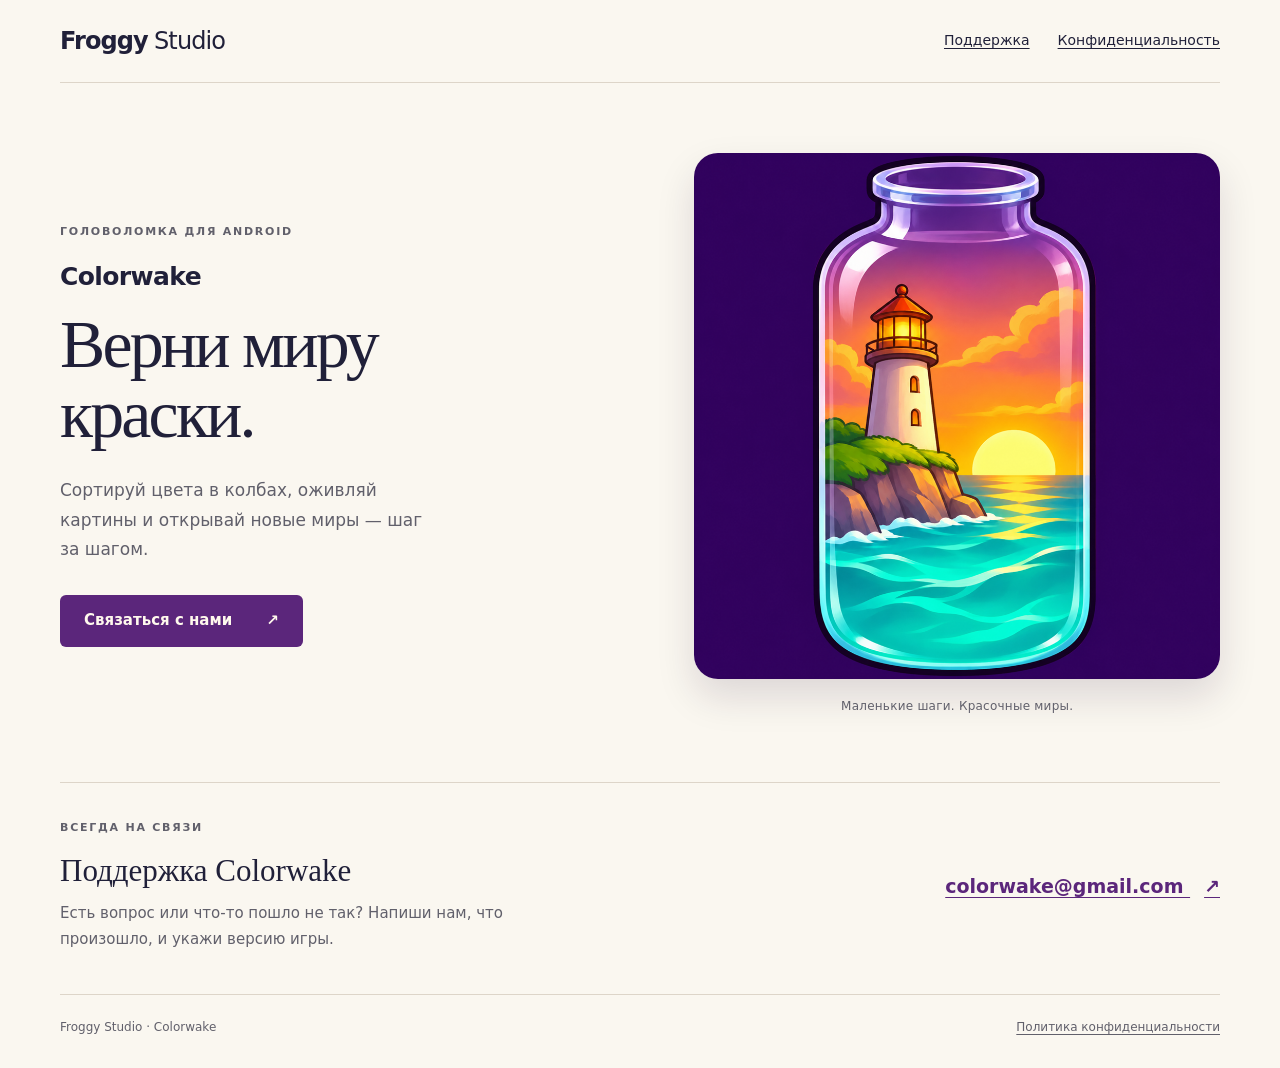
<file: index.html>
<!doctype html>
<html lang="ru">
<head>
  <meta charset="utf-8">
  <meta name="viewport" content="width=device-width, initial-scale=1">
  <meta name="description" content="Froggy Studio — разработчик Colorwake. Сортируйте цвета, возвращайте краски картинам и открывайте новые миры.">
  <meta name="referrer" content="no-referrer">
  <meta http-equiv="Content-Security-Policy" content="default-src 'none'; img-src 'self'; style-src 'self'; base-uri 'none'; form-action 'none'">
  <title>Froggy Studio — Colorwake</title>
  <link rel="icon" type="image/png" href="assets/colorwake.png">
  <link rel="stylesheet" href="assets/site.css">
</head>
<body class="home">
  <a class="skip-link" href="#main">К содержимому</a>
  <header class="site-header wrap">
    <a class="brand" href="index.html" aria-label="Froggy Studio — главная">Froggy<span>Studio</span></a>
    <nav aria-label="Основная навигация">
      <a href="#support">Поддержка</a>
      <a href="privacy/index.html">Конфиденциальность</a>
    </nav>
  </header>
  <main id="main">
    <section class="hero wrap" aria-labelledby="game-title">
      <div class="hero-copy">
        <p class="eyebrow">Головоломка для Android</p>
        <h1 id="game-title">Colorwake</h1>
        <p class="headline">Верни миру<br>краски.</p>
        <p class="intro">Сортируй цвета в колбах, оживляй картины и открывай новые миры — шаг за шагом.</p>
        <a class="button" href="#support">Связаться с нами <span aria-hidden="true">↗</span></a>
      </div>
      <figure class="game-art">
        <img src="assets/colorwake.png" alt="Иконка Colorwake: маяк на закате внутри стеклянной колбы" width="1024" height="1024" fetchpriority="high">
        <figcaption>Маленькие шаги. Красочные миры.</figcaption>
      </figure>
    </section>
    <section id="support" class="support wrap" aria-labelledby="support-title">
      <div>
        <p class="eyebrow">Всегда на связи</p>
        <h2 id="support-title">Поддержка Colorwake</h2>
        <p>Есть вопрос или что-то пошло не так? Напиши нам, что произошло, и укажи версию игры.</p>
      </div>
      <a class="email" href="mailto:colorwake@gmail.com">colorwake@gmail.com <span aria-hidden="true">↗</span></a>
    </section>
  </main>
  <footer class="site-footer wrap">
    <span>Froggy Studio · Colorwake</span>
    <a href="privacy/index.html">Политика конфиденциальности</a>
  </footer>
</body>
</html>
</file>
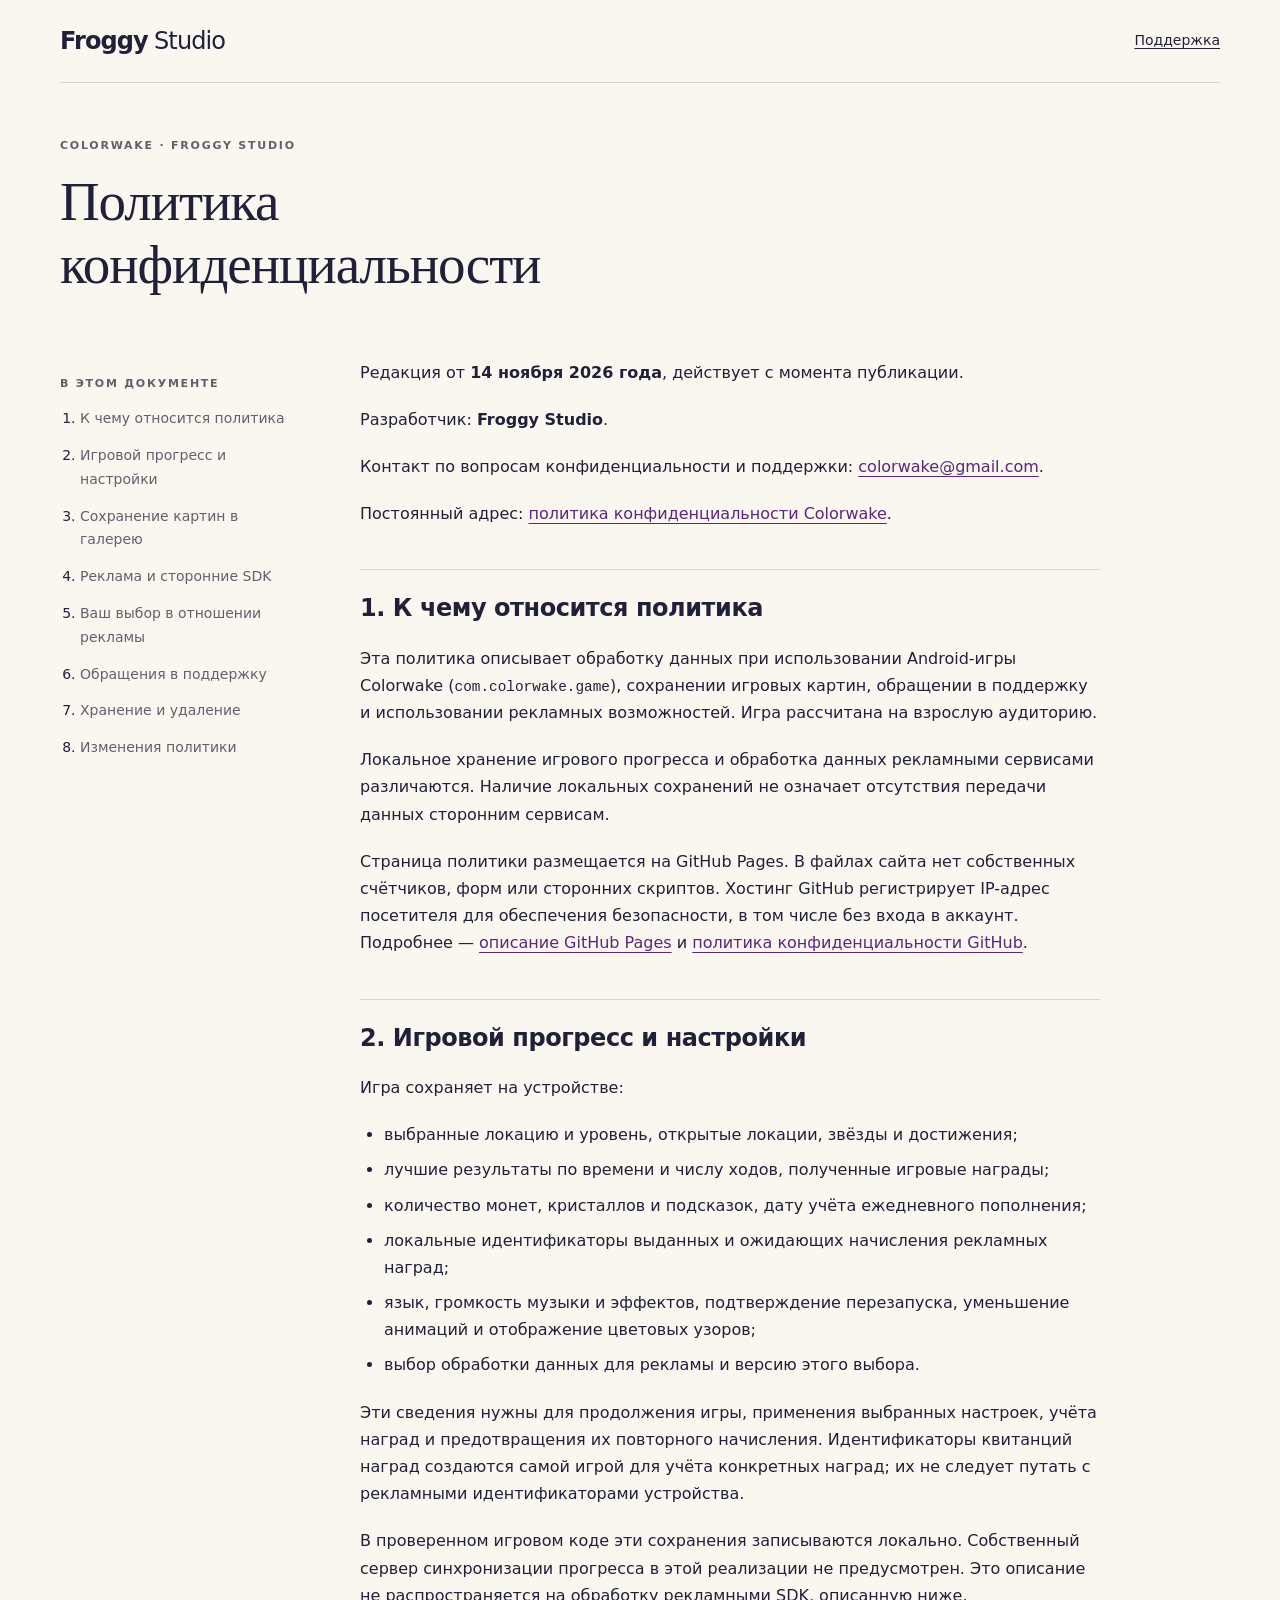
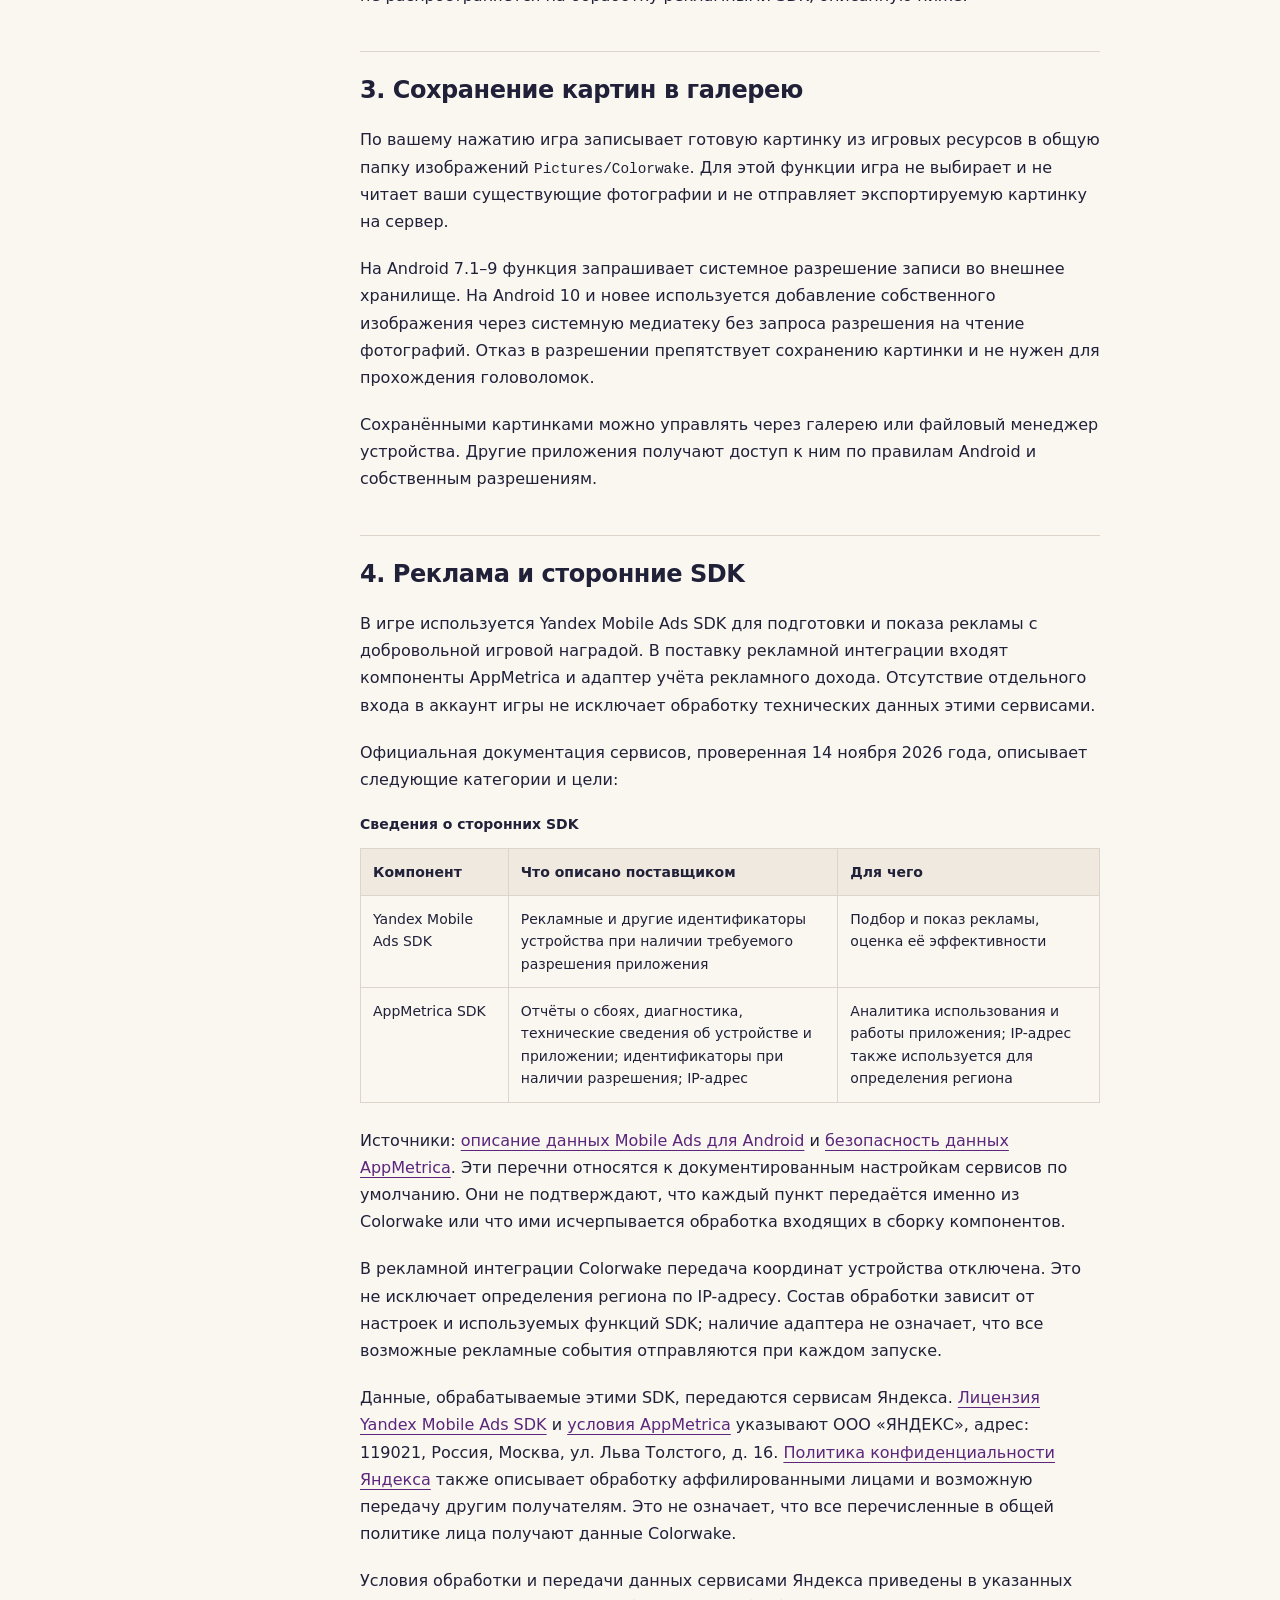
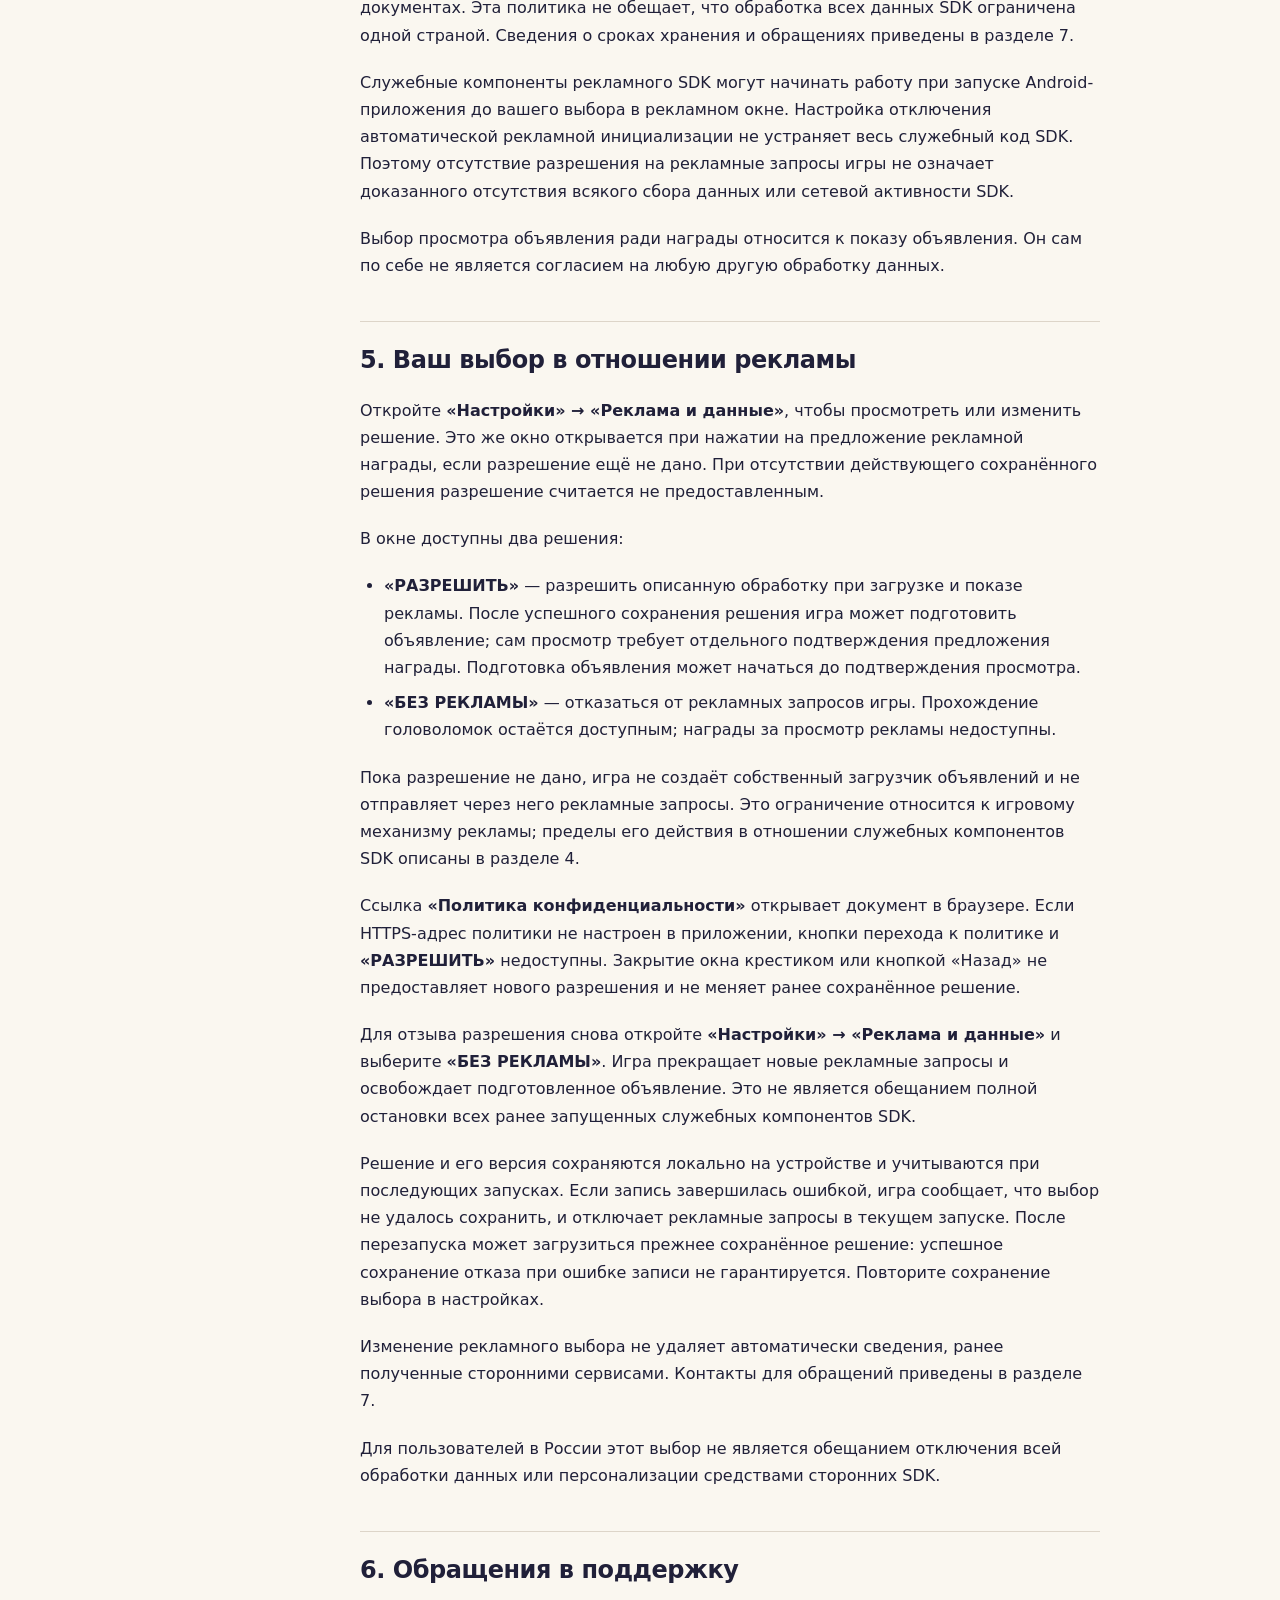
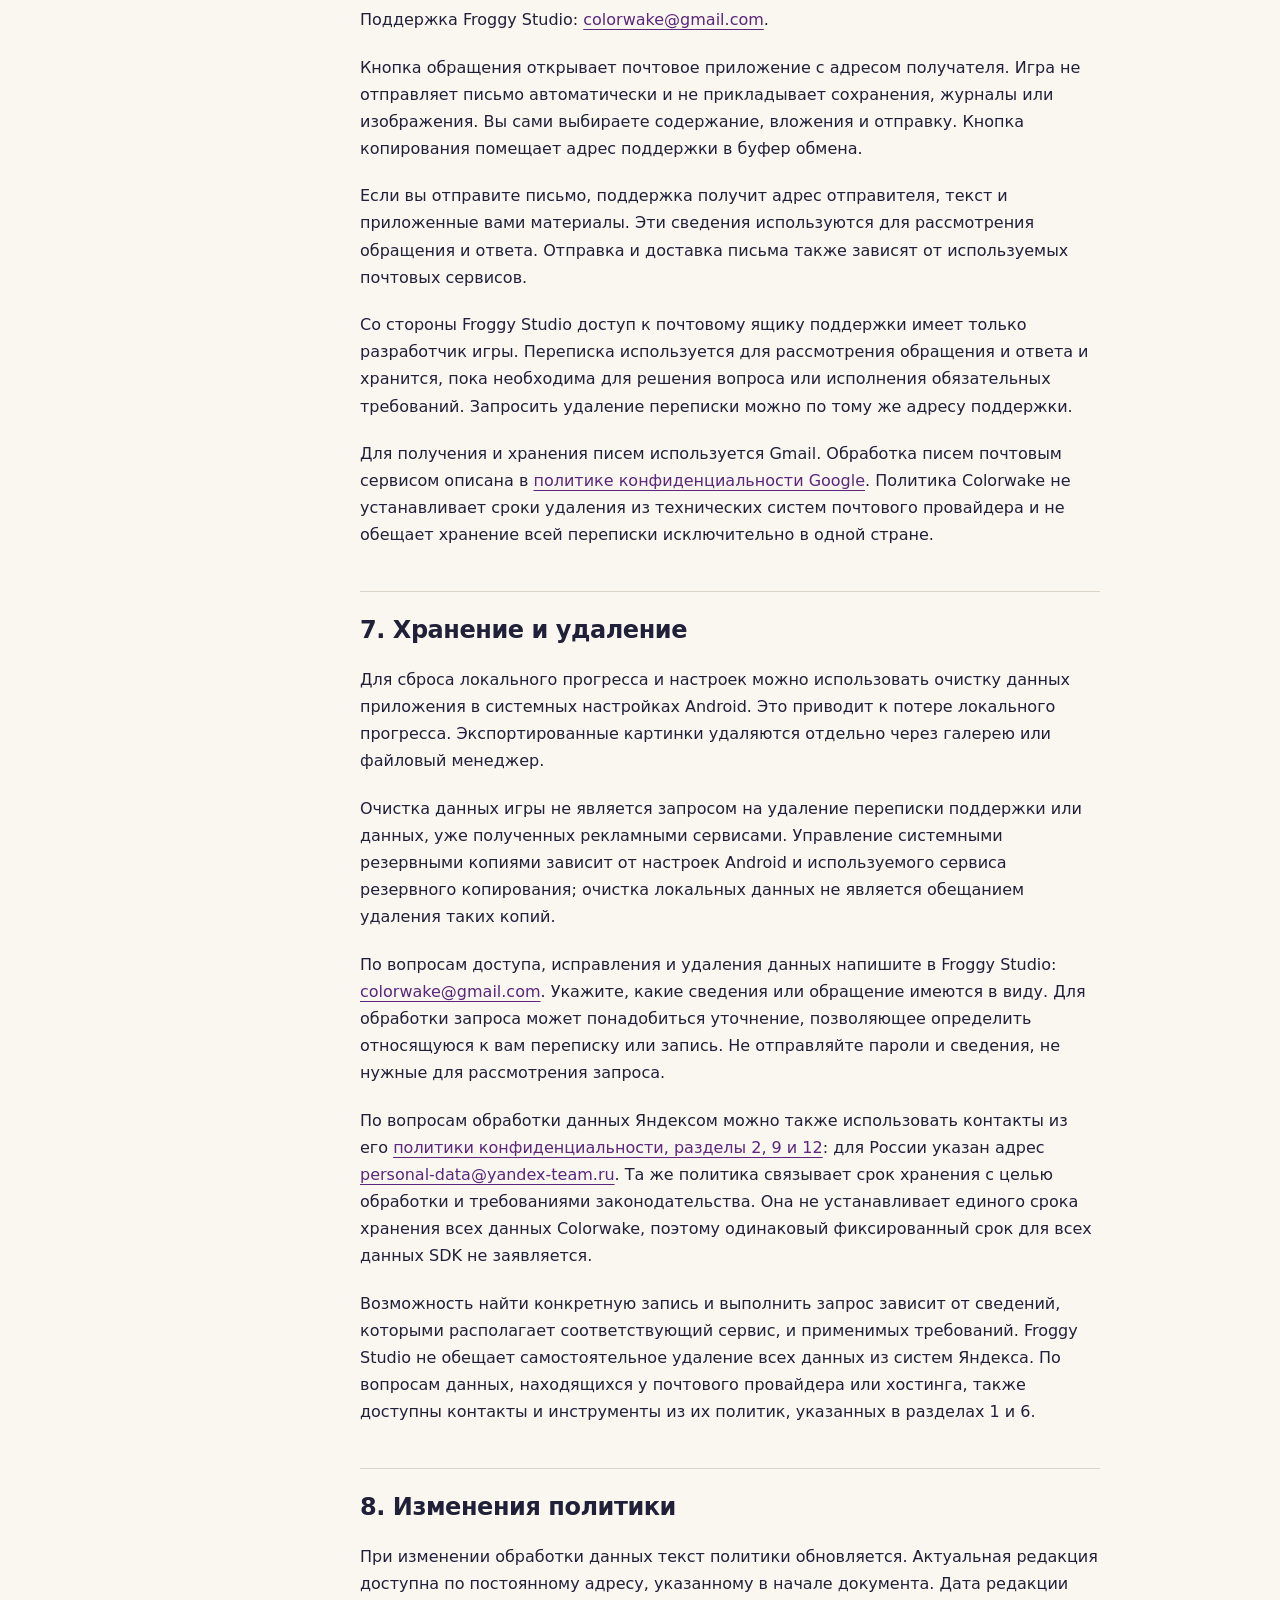
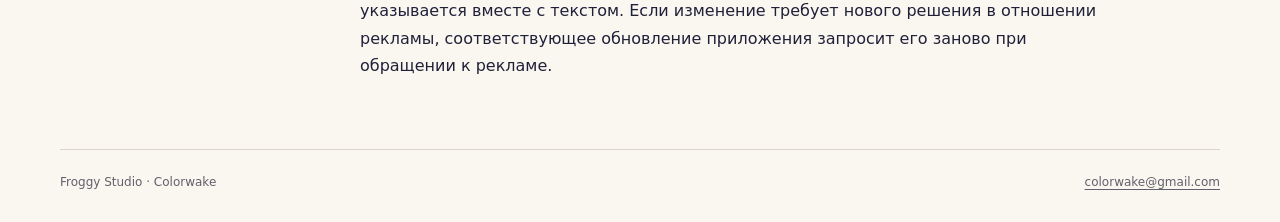
<file: privacy/index.html>
<!doctype html>
<html lang="ru">
<head>
  <meta charset="utf-8">
  <meta name="viewport" content="width=device-width, initial-scale=1">
  <meta name="description" content="Политика конфиденциальности Colorwake: игровой прогресс, реклама, поддержка и управление данными.">
  <meta name="robots" content="noindex, nofollow">
  <meta name="referrer" content="no-referrer">
  <meta http-equiv="Content-Security-Policy" content="default-src 'none'; img-src 'self'; style-src 'self' 'unsafe-inline'; base-uri 'none'; form-action 'none'">
  <title>Конфиденциальность Colorwake — Froggy Studio</title>
  <link rel="stylesheet" href="../assets/site.css">
</head>
<body class="policy-page">
  <a class="skip-link" href="#main">К содержимому</a>
  <header class="site-header wrap">
    <a class="brand" href="../index.html">Froggy<span>Studio</span></a>
    <nav aria-label="Основная навигация"><a href="mailto:colorwake@gmail.com">Поддержка</a></nav>
  </header>
  <main id="main" class="policy wrap">
    <div class="policy-title">
      <p class="eyebrow">Colorwake · Froggy Studio</p>
      <h1>Политика<br>конфиденциальности</h1>

    </div>
    <div class="policy-layout">
      <nav class="contents" aria-label="Содержание политики">
        <p class="eyebrow">В этом документе</p>
        <ol><li><a href="#scope">К чему относится политика</a></li><li><a href="#local">Игровой прогресс и настройки</a></li><li><a href="#images">Сохранение картин в галерею</a></li><li><a href="#advertising">Реклама и сторонние SDK</a></li><li><a href="#choice">Ваш выбор в отношении рекламы</a></li><li><a href="#support">Обращения в поддержку</a></li><li><a href="#retention">Хранение и удаление</a></li><li><a href="#changes">Изменения политики</a></li></ol>
      </nav>
      <article class="policy-text" aria-label="Текст политики">
        <p>Редакция от <strong>14 ноября 2026 года</strong>, действует с момента публикации.</p>
<p>Разработчик: <strong>Froggy Studio</strong>.</p>
<p>Контакт по вопросам конфиденциальности и поддержки: <a href="mailto:colorwake@gmail.com">colorwake@gmail.com</a>.</p>
<p>Постоянный адрес: <a href="https://froggy-studio-dev.github.io/privacy/">политика конфиденциальности Colorwake</a>.</p>
<h2 id="scope">1. К чему относится политика</h2>
<p>Эта политика описывает обработку данных при использовании Android-игры Colorwake (<code>com.colorwake.game</code>), сохранении игровых картин, обращении в поддержку и использовании рекламных возможностей. Игра рассчитана на взрослую аудиторию.</p>
<p>Локальное хранение игрового прогресса и обработка данных рекламными сервисами различаются. Наличие локальных сохранений не означает отсутствия передачи данных сторонним сервисам.</p>
<p>Страница политики размещается на GitHub Pages. В файлах сайта нет собственных счётчиков, форм или сторонних скриптов. Хостинг GitHub регистрирует IP-адрес посетителя для обеспечения безопасности, в том числе без входа в аккаунт. Подробнее — <a href="https://docs.github.com/en/pages/getting-started-with-github-pages/what-is-github-pages#data-collection">описание GitHub Pages</a> и <a href="https://docs.github.com/en/site-policy/privacy-policies/github-general-privacy-statement">политика конфиденциальности GitHub</a>.</p>
<h2 id="local">2. Игровой прогресс и настройки</h2>
<p>Игра сохраняет на устройстве:</p>
<ul><li>выбранные локацию и уровень, открытые локации, звёзды и достижения;</li><li>лучшие результаты по времени и числу ходов, полученные игровые награды;</li><li>количество монет, кристаллов и подсказок, дату учёта ежедневного пополнения;</li><li>локальные идентификаторы выданных и ожидающих начисления рекламных наград;</li><li>язык, громкость музыки и эффектов, подтверждение перезапуска,   уменьшение анимаций и отображение цветовых узоров;</li><li>выбор обработки данных для рекламы и версию этого выбора.</li></ul>
<p>Эти сведения нужны для продолжения игры, применения выбранных настроек, учёта наград и предотвращения их повторного начисления. Идентификаторы квитанций наград создаются самой игрой для учёта конкретных наград; их не следует путать с рекламными идентификаторами устройства.</p>
<p>В проверенном игровом коде эти сохранения записываются локально. Собственный сервер синхронизации прогресса в этой реализации не предусмотрен. Это описание не распространяется на обработку рекламными SDK, описанную ниже.</p>
<h2 id="images">3. Сохранение картин в галерею</h2>
<p>По вашему нажатию игра записывает готовую картинку из игровых ресурсов в общую папку изображений <code>Pictures/Colorwake</code>. Для этой функции игра не выбирает и не читает ваши существующие фотографии и не отправляет экспортируемую картинку на сервер.</p>
<p>На Android 7.1–9 функция запрашивает системное разрешение записи во внешнее хранилище. На Android 10 и новее используется добавление собственного изображения через системную медиатеку без запроса разрешения на чтение фотографий. Отказ в разрешении препятствует сохранению картинки и не нужен для прохождения головоломок.</p>
<p>Сохранёнными картинками можно управлять через галерею или файловый менеджер устройства. Другие приложения получают доступ к ним по правилам Android и собственным разрешениям.</p>
<h2 id="advertising">4. Реклама и сторонние SDK</h2>
<p>В игре используется Yandex Mobile Ads SDK для подготовки и показа рекламы с добровольной игровой наградой. В поставку рекламной интеграции входят компоненты AppMetrica и адаптер учёта рекламного дохода. Отсутствие отдельного входа в аккаунт игры не исключает обработку технических данных этими сервисами.</p>
<p>Официальная документация сервисов, проверенная 14 ноября 2026 года, описывает следующие категории и цели:</p>
<div class="table-scroll" role="region" aria-label="Сведения о сторонних SDK" tabindex="0"><table><caption>Сведения о сторонних SDK</caption><thead><tr><th scope="col">Компонент</th><th scope="col">Что описано поставщиком</th><th scope="col">Для чего</th></tr></thead><tbody><tr><td>Yandex Mobile Ads SDK</td><td>Рекламные и другие идентификаторы устройства при наличии требуемого разрешения приложения</td><td>Подбор и показ рекламы, оценка её эффективности</td></tr><tr><td>AppMetrica SDK</td><td>Отчёты о сбоях, диагностика, технические сведения об устройстве и приложении; идентификаторы при наличии разрешения; IP-адрес</td><td>Аналитика использования и работы приложения; IP-адрес также используется для определения региона</td></tr></tbody></table></div>
<p>Источники: <a href="https://ads.yandex.com/helpcenter/ru/dev/android/app-privacy-android">описание данных Mobile Ads для Android</a> и <a href="https://appmetrica.yandex.ru/docs/ru/new-users/data-security">безопасность данных AppMetrica</a>. Эти перечни относятся к документированным настройкам сервисов по умолчанию. Они не подтверждают, что каждый пункт передаётся именно из Colorwake или что ими исчерпывается обработка входящих в сборку компонентов.</p>
<p>В рекламной интеграции Colorwake передача координат устройства отключена. Это не исключает определения региона по IP-адресу. Состав обработки зависит от настроек и используемых функций SDK; наличие адаптера не означает, что все возможные рекламные события отправляются при каждом запуске.</p>
<p>Данные, обрабатываемые этими SDK, передаются сервисам Яндекса. <a href="https://yandex.ru/legal/mobileads_sdk_agreement/ru/">Лицензия Yandex Mobile Ads SDK</a> и <a href="https://yandex.ru/legal/metrica_termsofuse/ru/">условия AppMetrica</a> указывают ООО «ЯНДЕКС», адрес: 119021, Россия, Москва, ул. Льва Толстого, д. 16. <a href="https://yandex.ru/legal/confidential/ru/">Политика конфиденциальности Яндекса</a> также описывает обработку аффилированными лицами и возможную передачу другим получателям. Это не означает, что все перечисленные в общей политике лица получают данные Colorwake.</p>
<p>Условия обработки и передачи данных сервисами Яндекса приведены в указанных документах. Эта политика не обещает, что обработка всех данных SDK ограничена одной страной. Сведения о сроках хранения и обращениях приведены в разделе 7.</p>
<p>Служебные компоненты рекламного SDK могут начинать работу при запуске Android-приложения до вашего выбора в рекламном окне. Настройка отключения автоматической рекламной инициализации не устраняет весь служебный код SDK. Поэтому отсутствие разрешения на рекламные запросы игры не означает доказанного отсутствия всякого сбора данных или сетевой активности SDK.</p>
<p>Выбор просмотра объявления ради награды относится к показу объявления. Он сам по себе не является согласием на любую другую обработку данных.</p>
<h2 id="choice">5. Ваш выбор в отношении рекламы</h2>
<p>Откройте <strong>«Настройки» → «Реклама и данные»</strong>, чтобы просмотреть или изменить решение. Это же окно открывается при нажатии на предложение рекламной награды, если разрешение ещё не дано. При отсутствии действующего сохранённого решения разрешение считается не предоставленным.</p>
<p>В окне доступны два решения:</p>
<ul><li><strong>«РАЗРЕШИТЬ»</strong> — разрешить описанную обработку при загрузке и показе   рекламы. После успешного сохранения решения игра может подготовить   объявление; сам просмотр требует отдельного подтверждения предложения   награды. Подготовка объявления может начаться до подтверждения просмотра.</li><li><strong>«БЕЗ РЕКЛАМЫ»</strong> — отказаться от рекламных запросов игры. Прохождение   головоломок остаётся доступным; награды за просмотр рекламы недоступны.</li></ul>
<p>Пока разрешение не дано, игра не создаёт собственный загрузчик объявлений и не отправляет через него рекламные запросы. Это ограничение относится к игровому механизму рекламы; пределы его действия в отношении служебных компонентов SDK описаны в разделе 4.</p>
<p>Ссылка <strong>«Политика конфиденциальности»</strong> открывает документ в браузере. Если HTTPS-адрес политики не настроен в приложении, кнопки перехода к политике и <strong>«РАЗРЕШИТЬ»</strong> недоступны. Закрытие окна крестиком или кнопкой «Назад» не предоставляет нового разрешения и не меняет ранее сохранённое решение.</p>
<p>Для отзыва разрешения снова откройте <strong>«Настройки» → «Реклама и данные»</strong> и выберите <strong>«БЕЗ РЕКЛАМЫ»</strong>. Игра прекращает новые рекламные запросы и освобождает подготовленное объявление. Это не является обещанием полной остановки всех ранее запущенных служебных компонентов SDK.</p>
<p>Решение и его версия сохраняются локально на устройстве и учитываются при последующих запусках. Если запись завершилась ошибкой, игра сообщает, что выбор не удалось сохранить, и отключает рекламные запросы в текущем запуске. После перезапуска может загрузиться прежнее сохранённое решение: успешное сохранение отказа при ошибке записи не гарантируется. Повторите сохранение выбора в настройках.</p>
<p>Изменение рекламного выбора не удаляет автоматически сведения, ранее полученные сторонними сервисами. Контакты для обращений приведены в разделе 7.</p>
<p>Для пользователей в России этот выбор не является обещанием отключения всей обработки данных или персонализации средствами сторонних SDK.</p>
<h2 id="support">6. Обращения в поддержку</h2>
<p>Поддержка Froggy Studio: <a href="mailto:colorwake@gmail.com">colorwake@gmail.com</a>.</p>
<p>Кнопка обращения открывает почтовое приложение с адресом получателя. Игра не отправляет письмо автоматически и не прикладывает сохранения, журналы или изображения. Вы сами выбираете содержание, вложения и отправку. Кнопка копирования помещает адрес поддержки в буфер обмена.</p>
<p>Если вы отправите письмо, поддержка получит адрес отправителя, текст и приложенные вами материалы. Эти сведения используются для рассмотрения обращения и ответа. Отправка и доставка письма также зависят от используемых почтовых сервисов.</p>
<p>Со стороны Froggy Studio доступ к почтовому ящику поддержки имеет только разработчик игры. Переписка используется для рассмотрения обращения и ответа и хранится, пока необходима для решения вопроса или исполнения обязательных требований. Запросить удаление переписки можно по тому же адресу поддержки.</p>
<p>Для получения и хранения писем используется Gmail. Обработка писем почтовым сервисом описана в <a href="https://policies.google.com/privacy?hl=ru">политике конфиденциальности Google</a>. Политика Colorwake не устанавливает сроки удаления из технических систем почтового провайдера и не обещает хранение всей переписки исключительно в одной стране.</p>
<h2 id="retention">7. Хранение и удаление</h2>
<p>Для сброса локального прогресса и настроек можно использовать очистку данных приложения в системных настройках Android. Это приводит к потере локального прогресса. Экспортированные картинки удаляются отдельно через галерею или файловый менеджер.</p>
<p>Очистка данных игры не является запросом на удаление переписки поддержки или данных, уже полученных рекламными сервисами. Управление системными резервными копиями зависит от настроек Android и используемого сервиса резервного копирования; очистка локальных данных не является обещанием удаления таких копий.</p>
<p>По вопросам доступа, исправления и удаления данных напишите в Froggy Studio: <a href="mailto:colorwake@gmail.com">colorwake@gmail.com</a>. Укажите, какие сведения или обращение имеются в виду. Для обработки запроса может понадобиться уточнение, позволяющее определить относящуюся к вам переписку или запись. Не отправляйте пароли и сведения, не нужные для рассмотрения запроса.</p>
<p>По вопросам обработки данных Яндексом можно также использовать контакты из его <a href="https://yandex.ru/legal/confidential/ru/">политики конфиденциальности, разделы 2, 9 и 12</a>: для России указан адрес <a href="mailto:personal-data@yandex-team.ru">personal-data@yandex-team.ru</a>. Та же политика связывает срок хранения с целью обработки и требованиями законодательства. Она не устанавливает единого срока хранения всех данных Colorwake, поэтому одинаковый фиксированный срок для всех данных SDK не заявляется.</p>
<p>Возможность найти конкретную запись и выполнить запрос зависит от сведений, которыми располагает соответствующий сервис, и применимых требований. Froggy Studio не обещает самостоятельное удаление всех данных из систем Яндекса. По вопросам данных, находящихся у почтового провайдера или хостинга, также доступны контакты и инструменты из их политик, указанных в разделах 1 и 6.</p>
<h2 id="changes">8. Изменения политики</h2>
<p>При изменении обработки данных текст политики обновляется. Актуальная редакция доступна по постоянному адресу, указанному в начале документа. Дата редакции указывается вместе с текстом. Если изменение требует нового решения в отношении рекламы, соответствующее обновление приложения запросит его заново при обращении к рекламе.</p>
      </article>
    </div>
  </main>
  <footer class="site-footer wrap"><span>Froggy Studio · Colorwake</span><a href="mailto:colorwake@gmail.com">colorwake@gmail.com</a></footer>
</body>
</html>
</file>
<file: assets/site.css>
:root {
  color-scheme: light;
  --paper: #faf7f0;
  --ink: #202039;
  --muted: #61606b;
  --purple: #5b267b;
  --line: #ddd5c9;
}
* { box-sizing: border-box; }
html { scroll-padding-top: 24px; }
body { margin: 0; background: var(--paper); color: var(--ink); font: 17px/1.7 system-ui, -apple-system, "Segoe UI", sans-serif; }
a { color: var(--purple); text-underline-offset: .22em; }
a:hover { text-decoration-thickness: 2px; }
a:focus-visible { outline: 3px solid #9c5cd1; outline-offset: 6px; border-radius: 2px; }
img { display: block; max-width: 100%; height: auto; }
.wrap { width: min(1160px, calc(100% - 96px)); margin-inline: auto; }
.skip-link { position: absolute; left: 20px; top: -100px; padding: 10px 20px; background: white; z-index: 2; }
.skip-link:focus { top: 12px; }
.site-header { display: flex; align-items: center; justify-content: space-between; gap: 24px; padding-block: 28px; border-bottom: 1px solid var(--line); }
.brand { font-size: 24px; line-height: 1.1; font-weight: 800; letter-spacing: -.9px; color: var(--ink); text-decoration: none; white-space: nowrap; }
.brand span { margin-left: .26em; font-weight: 400; }
.site-header nav { display: flex; flex-wrap: wrap; gap: 12px 28px; font-size: 14px; }
.site-header nav a { color: var(--ink); }
.eyebrow { text-transform: uppercase; font-size: 11px; letter-spacing: .16em; font-weight: 700; color: var(--muted); margin: 0 0 14px; }
.hero { display: grid; grid-template-columns: 1.07fr 1fr; align-items: center; gap: 72px; padding-block: 70px 66px; }
.hero h1 { margin: 0 0 12px; font-size: 25px; font-weight: 600; letter-spacing: -.6px; }
.headline { margin: 0; font: 500 clamp(50px, 5.3vw, 76px)/1.03 Georgia, "Times New Roman", serif; letter-spacing: -2.8px; }
.intro { max-width: 380px; margin: 26px 0 30px; color: var(--muted); line-height: 1.75; }
.button { display: inline-flex; gap: 34px; align-items: center; padding: 13px 24px; background: var(--purple); border-radius: 6px; color: #fff9ed; font-size: 15px; font-weight: 600; text-decoration: none; }
.button:hover { background: #43205c; }
.game-art { margin: 0; }
.game-art img { border-radius: 24px; box-shadow: 0 18px 38px #27113122; }
.game-art figcaption { margin-top: 17px; text-align: center; color: var(--muted); font-size: 12px; letter-spacing: .02em; }
.support { display: grid; grid-template-columns: 1fr auto; align-items: center; gap: 36px; padding-block: 36px 42px; border-top: 1px solid var(--line); }
.support h2 { font: 500 31px/1.2 Georgia, "Times New Roman", serif; margin: 0 0 12px; }
.support p:not(.eyebrow) { max-width: 510px; color: var(--muted); font-size: 15px; margin: 0; }
.email { font-size: 19px; font-weight: 600; overflow-wrap: anywhere; }
.email span { margin-left: 14px; }
.site-footer { display: flex; flex-wrap: wrap; justify-content: space-between; gap: 12px 30px; border-top: 1px solid var(--line); padding-block: 22px 30px; font-size: 12px; color: var(--muted); }
.site-footer a { color: inherit; }
.policy-title { padding-block: 54px 34px; }
.policy h1 { font: 500 clamp(31px, 4.7vw, 55px)/1.15 Georgia, "Times New Roman", serif; letter-spacing: -1.1px; margin: 0 0 28px; overflow-wrap: anywhere; }
.draft-note { border-left: 3px solid #b2701e; background: #f3eadb; padding: 16px 22px; color: #62431e; font-size: 14px; max-width: 800px; }
.policy-layout { display: grid; grid-template-columns: 230px minmax(0, 740px); gap: 70px; padding-bottom: 50px; }
.contents { align-self: start; position: sticky; top: 24px; padding: 16px 0; font-size: 14px; }
.contents ol { margin: 0; padding-left: 20px; }
.contents li { margin-bottom: 13px; }
.contents a { color: var(--muted); text-decoration: none; }
.contents a:hover { color: var(--purple); text-decoration: underline; }
.policy-text { min-width: 0; overflow-wrap: anywhere; font-size: 16px; }
.policy-text p { margin: 0 0 20px; }
.policy-text h2 { font-size: 24px; line-height: 1.35; margin: 42px 0 20px; padding-top: 22px; border-top: 1px solid var(--line); letter-spacing: -.45px; }
.policy-text ul { padding-left: 24px; margin: 0 0 20px; }
.policy-text li { margin-block: 8px; }
.policy-text code { font: .9em/1.6 Consolas, monospace; }
.table-scroll { max-width: 100%; overflow-x: auto; margin-bottom: 24px; }
.table-scroll:focus-visible { outline: 3px solid #9c5cd1; outline-offset: 3px; }
.policy-text table { border-collapse: collapse; min-width: 550px; width: 100%; font-size: 14px; line-height: 1.6; }
.policy-text caption { text-align: left; padding-bottom: 12px; font-weight: 600; }
.policy-text th, .policy-text td { text-align: left; vertical-align: top; padding: 12px; border: 1px solid var(--line); }
.policy-text th { background: #f0e9df; }
.policy-text th:first-child { min-width: 130px; width: 20%; }
.policy-text .pending { display: block; padding: 13px 17px; border: 1px dashed #b2701e; background: #f3eadb; color: #62431e; font-size: 13px; font-weight: 500; }
@media (max-width: 960px) {
  .wrap { width: calc(100% - 64px); }
  .hero { gap: 38px; padding-block: 52px; }
  .headline { font-size: 55px; }
  .support { grid-template-columns: 1fr; gap: 20px; }
  .policy-layout { grid-template-columns: 190px minmax(0, 1fr); gap: 32px; }
}
@media (max-width: 640px) {
  .wrap { width: calc(100% - 40px); }
  .site-header { align-items: start; padding-block: 22px; gap: 12px; }
  .brand { font-size: 21px; }
  .site-header nav { justify-content: end; gap: 4px; font-size: 12px; }
  .home .site-header nav { flex-direction: column; align-items: end; }
  .hero { grid-template-columns: 1fr; gap: 34px; padding-block: 38px; }
  .hero-copy { max-width: 440px; }
  .headline { font-size: clamp(46px, 13vw, 65px); letter-spacing: -1.8px; }
  .intro { margin: 20px 0 24px; font-size: 16px; }
  .game-art { max-width: 440px; justify-self: center; }
  .game-art img { border-radius: 18px; }
  .support { padding-block: 30px; }
  .support h2 { font-size: 27px; }
  .email { font-size: 18px; }
  .policy-title { padding-block: 32px 24px; }
  .policy h1 { letter-spacing: -.8px; }
  .policy-layout { grid-template-columns: 1fr; gap: 24px; }
  .contents { position: static; border-bottom: 1px solid var(--line); padding-block: 0 20px; }
  .contents li { margin-bottom: 8px; }
  .policy-text h2 { font-size: 22px; }
}
@media print {
  .site-header, .site-footer, .contents, .skip-link { display: none; }
  .wrap { width: 100%; }
  .policy-layout { display: block; }
  .policy-text { font-size: 11pt; }
  .policy-text h2 { break-after: avoid; }
  .policy-title { padding: 0; }
  .policy h1 { font-size: 26pt; }
  body { background: white; }
}
</file>
